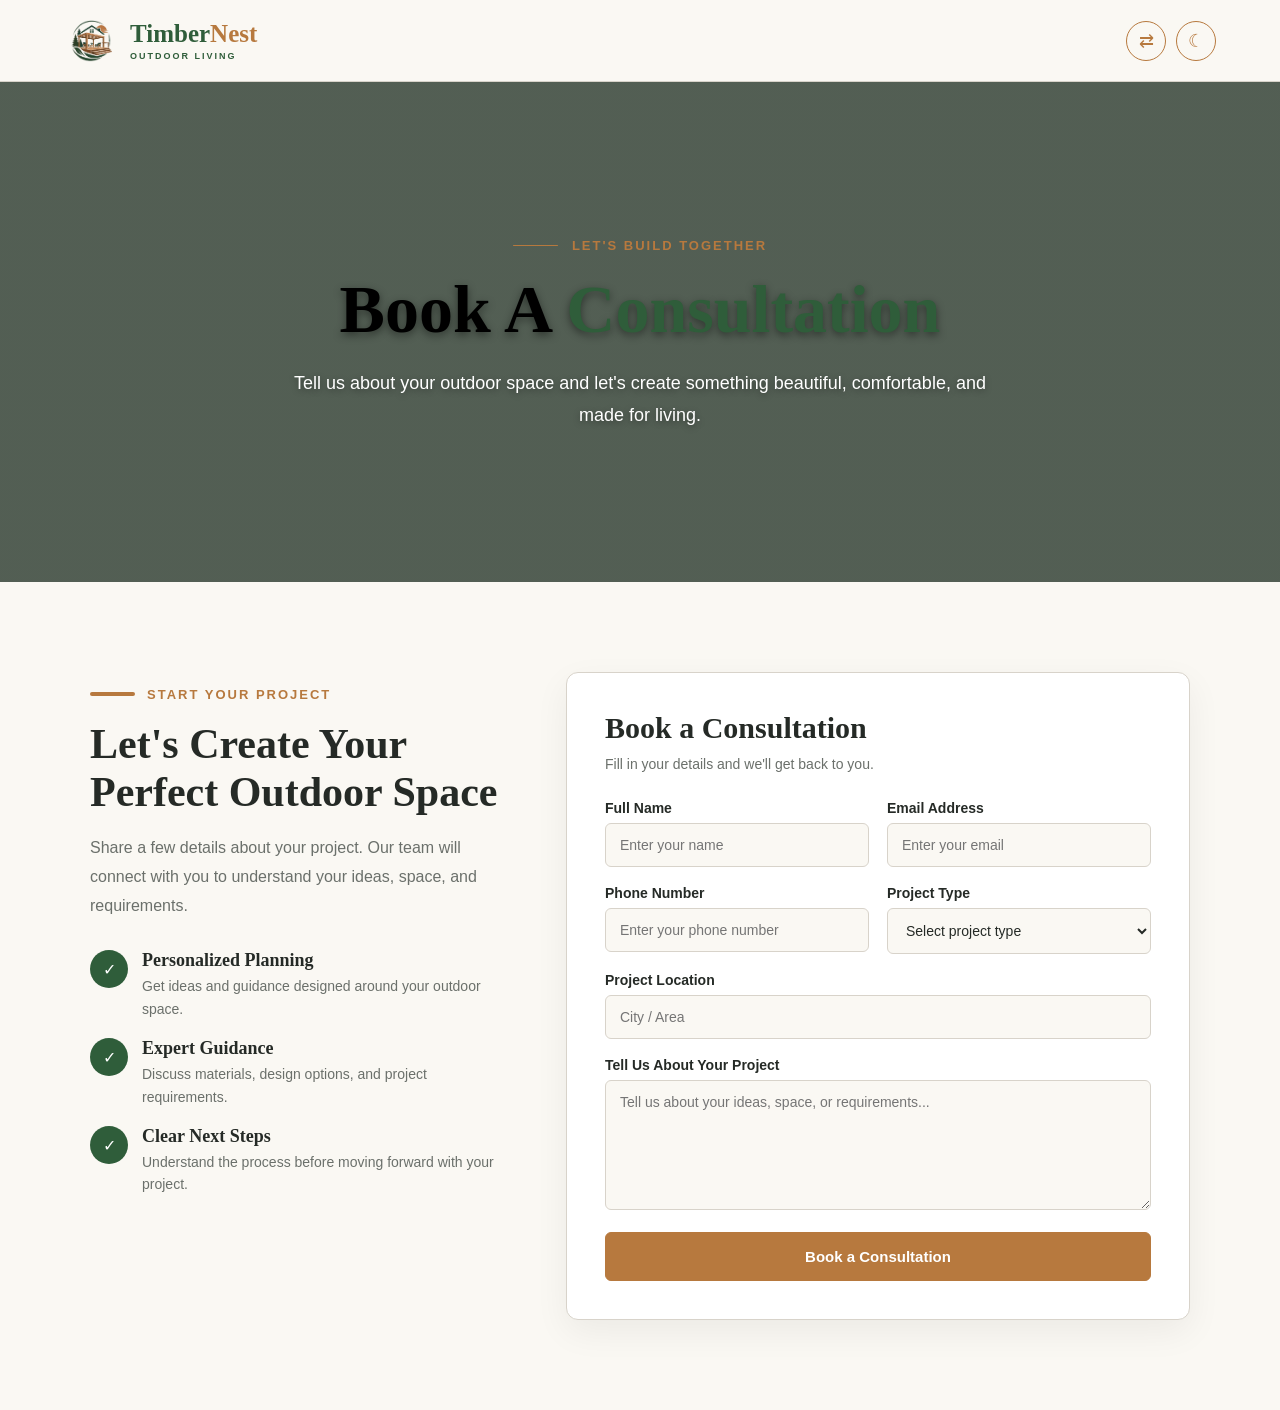
<file: consultation.html>
<!DOCTYPE html>
<html lang="en">
<head>
    <meta charset="UTF-8">
    <meta name="viewport" content="width=device-width, initial-scale=1.0">

    <title>Book a Consultation | TimberNest</title>
    <link rel="icon" type="image/png" href="\faviocn .png.png">


    <!-- Consultation Page CSS -->
    <link rel="stylesheet" href="consultation.css">
</head>

<body>

    <!-- =========================================================
         CONSULTATION HEADER
    ========================================================= -->

    <header class="consultation-header">

        <div class="consultation-header-inner">

            <!-- LOGO -->
            <a href="\index .html" class="consultation-logo" >

                <img src="logo.png" alt="TimberNest Logo">

                <div class="consultation-brand">

                    <strong>
                        <span class="timber">Timber</span><span class="nest">Nest</span>
                    </strong>

                    <small>OUTDOOR LIVING</small>

                </div>

            </a>


            <!-- HEADER ACTIONS -->
            <div class="consultation-actions">

                <!-- RTL BUTTON -->
                <button
                    id="rtlBtn"
                    class="simple-icon-btn"
                    type="button"
                    title="Toggle RTL"
                    aria-label="Toggle RTL">
                    ⇄
                </button>


                <!-- DARK MODE BUTTON -->
                <button
                    id="themeBtn"
                    class="simple-icon-btn"
                    type="button"
                    title="Toggle Dark Mode"
                    aria-label="Toggle Dark Mode">
                    ☾
                </button>

            </div>

        </div>

    </header>



    <!-- =========================================================
         HERO
    ========================================================= -->

    <section class="consultation-hero">

        <div class="consultation-hero-content">

            <div class="consultation-label">
                LET'S BUILD TOGETHER
            </div>
<h1>
    <span class="book-text">Book A</span>
    <span class="consultation-text">Consultation</span>
</h1>
           
            <p>
                Tell us about your outdoor space and let's create
                something beautiful, comfortable, and made for living.
            </p>

        </div>

    </section>



    <!-- =========================================================
         CONSULTATION SECTION
    ========================================================= -->

    <section
        class="consultation-section"
        id="consultation-form">

        <div class="consultation-container">


            <!-- =================================================
                 LEFT CONTENT
            ================================================= -->

            <div class="consultation-info">

                <div class="section-label">
                    START YOUR PROJECT
                </div>

                <h2>
                    Let's Create Your Perfect Outdoor Space
                </h2>

                <p>
                    Share a few details about your project.
                    Our team will connect with you to understand
                    your ideas, space, and requirements.
                </p>


                <!-- BENEFITS -->

                <div class="consultation-benefits">


                    <!-- BENEFIT 1 -->

                    <div class="consultation-benefit">

                        <div class="benefit-icon">
                            ✓
                        </div>

                        <div>

                            <h3>
                                Personalized Planning
                            </h3>

                            <p>
                                Get ideas and guidance designed
                                around your outdoor space.
                            </p>

                        </div>

                    </div>


                    <!-- BENEFIT 2 -->

                    <div class="consultation-benefit">

                        <div class="benefit-icon">
                            ✓
                        </div>

                        <div>

                            <h3>
                                Expert Guidance
                            </h3>

                            <p>
                                Discuss materials, design options,
                                and project requirements.
                            </p>

                        </div>

                    </div>


                    <!-- BENEFIT 3 -->

                    <div class="consultation-benefit">

                        <div class="benefit-icon">
                            ✓
                        </div>

                        <div>

                            <h3>
                                Clear Next Steps
                            </h3>

                            <p>
                                Understand the process before
                                moving forward with your project.
                            </p>

                        </div>

                    </div>

                </div>

            </div>



            <!-- =================================================
                 CONSULTATION FORM
            ================================================= -->

            <div class="consultation-form-box">

                <h2>
                    Book a Consultation
                </h2>

                <p>
                    Fill in your details and we'll get back to you.
                </p>


                <form
                    class="consultation-form"
                    id="consultationForm">


                    <!-- NAME + EMAIL -->

                    <div class="form-row">

                        <div class="form-group">

                            <label for="name">
                                Full Name
                            </label>

                            <input
                                type="text"
                                id="name"
                                name="name"
                                placeholder="Enter your name"
                                required>

                        </div>


                        <div class="form-group">

                            <label for="email">
                                Email Address
                            </label>

                            <input
                                type="email"
                                id="email"
                                name="email"
                                placeholder="Enter your email"
                                required>

                        </div>

                    </div>



                    <!-- PHONE + PROJECT TYPE -->

                    <div class="form-row">

                        <div class="form-group">

                            <label for="phone">
                                Phone Number
                            </label>

                            <input
                                type="tel"
                                id="phone"
                                name="phone"
                                placeholder="Enter your phone number"
                                required>

                        </div>


                        <div class="form-group">

                            <label for="project">
                                Project Type
                            </label>

                            <select
                                id="project"
                                name="project"
                                required>

                                <option value="">
                                    Select project type
                                </option>

                                <option value="decking-patios">
                                    Decking & Patios
                                </option>

                                <option value="pergolas-shade">
                                    Pergolas & Shade
                                </option>

                                <option value="garden-living">
                                    Garden Living
                                </option>

                                <option value="outdoor-furniture">
                                    Outdoor Furniture
                                </option>

                                <option value="other">
                                    Other
                                </option>

                            </select>

                        </div>

                    </div>



                    <!-- LOCATION -->

                    <div class="form-group">

                        <label for="location">
                            Project Location
                        </label>

                        <input
                            type="text"
                            id="location"
                            name="location"
                            placeholder="City / Area">

                    </div>



                    <!-- MESSAGE -->

                    <div class="form-group">

                        <label for="message">
                            Tell Us About Your Project
                        </label>

                        <textarea
                            id="message"
                            name="message"
                            placeholder="Tell us about your ideas, space, or requirements..."></textarea>

                    </div>



                    <!-- SUBMIT BUTTON -->

                    <button
                        type="submit"
                        class="consultation-submit">

                        Book a Consultation

                    </button>

                </form>

            </div>

        </div>

    </section>



    <!-- =========================================================
         JAVASCRIPT
    ========================================================= -->

    <script>

        /* =====================================================
           DARK MODE
        ===================================================== */

        const themeBtn = document.getElementById("themeBtn");

        themeBtn.addEventListener("click", function () {

            document.body.classList.toggle("dark-mode");

            if (document.body.classList.contains("dark-mode")) {

                themeBtn.textContent = "☀";
                themeBtn.setAttribute(
                    "title",
                    "Switch to Light Mode"
                );

            } else {

                themeBtn.textContent = "☾";
                themeBtn.setAttribute(
                    "title",
                    "Switch to Dark Mode"
                );

            }

        });



        /* =====================================================
           RTL
        ===================================================== */

        const rtlBtn = document.getElementById("rtlBtn");

        rtlBtn.addEventListener("click", function () {

            const html = document.documentElement;

            if (html.getAttribute("dir") === "rtl") {

                html.setAttribute("dir", "ltr");

            } else {

                html.setAttribute("dir", "rtl");

            }

        });



        /* =====================================================
           CONSULTATION FORM
        ===================================================== */

        const consultationForm =
            document.getElementById("consultationForm");

        consultationForm.addEventListener(
            "submit",
            function (event) {

                event.preventDefault();

                alert(
                    "Thank you! Your consultation request has been submitted."
                );

                consultationForm.reset();

            }
        );

    </script>

</body>
</html>
</file>
<file: consultation.css>
/* =========================================================
   TIMBERNEST | BOOK A CONSULTATION
   COMPLETE PAGE CSS
========================================================= */


/* =========================================================
   ROOT COLORS
========================================================= */

:root {
    --background: #FAF8F3;
    --surface: #FFFFFF;
    --surface-soft: #F4F1EA;

    --text: #252A26;
    --muted: #6B706B;

    --border: #D8D3CA;

    --primary: #2F5D3A;
    --primary-dark: #21462C;

    --gold: #B7793E;
    --gold-dark: #945D2D;

    --dark-background: #171B18;
    --dark-surface: #202620;
    --dark-card: #252C26;
    --dark-border: #3A423B;
    --dark-text: #F4F2EC;
    --dark-muted: #B9BDB8;
}


/* =========================================================
   RESET
========================================================= */

* {
    box-sizing: border-box;
    margin: 0;
    padding: 0;
}

html {
    scroll-behavior: smooth;
}

body {
    font-family: Arial, Helvetica, sans-serif;
    background: var(--background);
    color: var(--text);
    transition: background 0.3s ease, color 0.3s ease;
}


/* =========================================================
   HEADER
========================================================= */

.consultation-header {
    height: 82px;

    background: var(--background);

    border-bottom: 1px solid var(--border);

    position: sticky;
    top: 0;

    z-index: 1000;

    transition: 0.3s ease;
}

.consultation-header-inner {
    width: 100%;
    max-width: 1200px;

    height: 100%;

    margin: 0 auto;
    padding: 0 24px;

    display: flex;
    align-items: center;
    justify-content: space-between;
}


/* =========================================================
   LOGO
========================================================= */

.consultation-logo {
    display: flex;
    align-items: center;

    gap: 12px;

    text-decoration: none;
}

.consultation-logo img {
    width: 54px;
    height: 54px;

    object-fit: contain;

    display: block;
}

.consultation-brand {
    line-height: 1;
}

.consultation-brand strong {
    font-family: Georgia, "Times New Roman", serif;

    font-size: 25px;
    font-weight: 700;
}


/* TIMBER = DARK GREEN
   NEST = WOOD
   SAME IN LIGHT + DARK MODE
*/

.consultation-brand .timber,
body.dark-mode .consultation-brand .timber {
    color: #2F5D3A !important;
}

.consultation-brand .nest,
body.dark-mode .consultation-brand .nest {
    color: #B7793E !important;
}


/* LOGO TAGLINE */

.consultation-brand small {
    display: block;

    margin-top: 6px;

    color: #2F5D3A;

    font-size: 9px;
    font-weight: 700;

    letter-spacing: 2px;

    transition: color 0.3s ease;
}


/* DARK MODE LOGO TAGLINE = WHITE */

body.dark-mode .consultation-brand small {
    color: #FFFFFF;
}


/* =========================================================
   HEADER ACTIONS
   RTL + DARK MODE ONLY
========================================================= */

.consultation-actions {
    display: flex;

    align-items: center;

    justify-content: flex-end;

    gap: 10px;
}


/* =========================================================
   RTL + DARK MODE BUTTONS
   GOLD CIRCULAR BORDER
========================================================= */

.simple-icon-btn {
    width: 40px;
    height: 40px;

    display: flex;
    align-items: center;
    justify-content: center;

    padding: 0;

    background: transparent;

    color: #B7793E;

    border: 1px solid #B7793E;

    border-radius: 50%;

    font-size: 18px;
    line-height: 1;

    cursor: pointer;

    transition: all 0.3s ease;
}

.simple-icon-btn:hover {
    background: #B7793E;

    color: #FFFFFF;

    border-color: #B7793E;
}


/* =========================================================
   HERO
========================================================= */

.consultation-hero {
    min-height: 500px;

    position: relative;

    display: flex;
    align-items: center;
    justify-content: center;

    text-align: center;

    padding: 100px 24px;

    /* HERO IMAGE UNCHANGED */

    background:
        linear-gradient(
            rgba(18, 35, 22, 0.72),
            rgba(18, 35, 22, 0.72)
        ),
        url("https://images.unsplash.com/photo-1600585154340-be6161a56a0c?auto=format&fit=crop&w=2000&q=90")
        center / cover no-repeat;
}

.consultation-hero-content {
    width: 100%;

    max-width: 850px;

    margin: 0 auto;
}


/* =========================================================
   HERO TAGLINE
   THIN LINE BEFORE TEXT
========================================================= */

.consultation-label {
    display: inline-flex;

    align-items: center;

    gap: 14px;

    margin-bottom: 20px;

    color: #B7793E;

    font-size: 13px;

    font-weight: 800;

    letter-spacing: 2px;

    text-transform: uppercase;
}


/* THIN LINE BEFORE TAGLINE */

.consultation-label::before {
    content: "";

    width: 45px;
    height: 1px;

    background: #B7793E;

    border-radius: 1px;
}


/* =========================================================
   HERO HEADING
========================================================= */

.consultation-hero h1 {
    margin: 0 0 20px;

    font-family: Georgia, "Times New Roman", serif;

    font-size: clamp(42px, 6vw, 68px);

    line-height: 1.08;

    text-shadow:
        0 3px 8px rgba(0, 0, 0, 0.45);
}


/* BOOK A = BLACK */

.consultation-hero h1 .book-text {
    color: #000000;
}


/* CONSULTATION = DARK GREEN */

.consultation-hero h1 .consultation-text {
    color: #2F5D3A;
}


/* =========================================================
   HERO PARAGRAPH
========================================================= */

.consultation-hero p {
    max-width: 700px;

    margin: 0 auto;

    color: #FFFFFF;

    font-size: 18px;

    line-height: 1.8;

    text-shadow:
        0 2px 6px rgba(0, 0, 0, 0.35);
}


/* =========================================================
   CONSULTATION SECTION
========================================================= */

.consultation-section {
    padding: 90px 24px;

    background: var(--background);
}

.consultation-container {
    width: 100%;

    max-width: 1100px;

    margin: 0 auto;

    display: grid;

    grid-template-columns: 0.8fr 1.2fr;

    gap: 60px;

    align-items: start;
}


/* =========================================================
   LEFT CONTENT
========================================================= */

.consultation-info {
    padding-top: 10px;
}

.section-label {
    display: inline-flex;

    align-items: center;

    gap: 12px;

    margin-bottom: 18px;

    color: #B7793E;

    font-size: 13px;

    font-weight: 800;

    letter-spacing: 2px;

    text-transform: uppercase;
}

.section-label::before {
    content: "";

    width: 45px;
    height: 4px;

    background: #B7793E;

    border-radius: 2px;
}

.consultation-info h2 {
    margin-bottom: 18px;

    color: var(--text);

    font-family: Georgia, "Times New Roman", serif;

    font-size: 42px;

    line-height: 1.15;
}

.consultation-info > p {
    margin-bottom: 30px;

    color: var(--muted);

    font-size: 16px;

    line-height: 1.8;
}


/* =========================================================
   BENEFITS
========================================================= */

.consultation-benefits {
    display: flex;

    flex-direction: column;

    gap: 18px;
}

.consultation-benefit {
    display: flex;

    align-items: flex-start;

    gap: 14px;
}

.benefit-icon {
    width: 38px;
    height: 38px;

    flex-shrink: 0;

    display: flex;

    align-items: center;
    justify-content: center;

    background: #2F5D3A;

    color: #FFFFFF;

    border-radius: 50%;

    font-size: 16px;
}

.consultation-benefit h3 {
    margin-bottom: 4px;

    color: var(--text);

    font-family: Georgia, "Times New Roman", serif;

    font-size: 18px;
}

.consultation-benefit p {
    color: var(--muted);

    font-size: 14px;

    line-height: 1.6;
}


/* =========================================================
   FORM BOX
========================================================= */

.consultation-form-box {
    padding: 38px;

    background: var(--surface);

    border: 1px solid var(--border);

    border-radius: 12px;

    box-shadow:
        0 12px 35px rgba(0, 0, 0, 0.06);
}

.consultation-form-box h2 {
    margin-bottom: 8px;

    color: var(--text);

    font-family: Georgia, "Times New Roman", serif;

    font-size: 30px;
}

.consultation-form-box > p {
    margin-bottom: 25px;

    color: var(--muted);

    font-size: 14px;

    line-height: 1.6;
}


/* =========================================================
   FORM
========================================================= */

.consultation-form {
    display: flex;

    flex-direction: column;

    gap: 18px;
}

.form-row {
    display: grid;

    grid-template-columns: repeat(2, 1fr);

    gap: 18px;
}

.form-group {
    display: flex;

    flex-direction: column;
}

.form-group label {
    margin-bottom: 7px;

    color: var(--text);

    font-size: 14px;

    font-weight: 700;
}

.form-group input,
.form-group select,
.form-group textarea {
    width: 100%;

    padding: 13px 14px;

    background: var(--background);

    color: var(--text);

    border: 1px solid var(--border);

    border-radius: 6px;

    outline: none;

    font-family: inherit;

    font-size: 14px;

    transition: border-color 0.3s ease;
}

.form-group textarea {
    min-height: 130px;

    resize: vertical;
}

.form-group input:focus,
.form-group select:focus,
.form-group textarea:focus {
    border-color: #B7793E;
}


/* =========================================================
   SUBMIT BUTTON
========================================================= */

.consultation-submit {
    width: 100%;

    padding: 15px 20px;

    margin-top: 4px;

    background: #B7793E;

    color: #FFFFFF;

    border: 1px solid #B7793E;

    border-radius: 6px;

    font-size: 15px;

    font-weight: 700;

    cursor: pointer;

    transition: all 0.3s ease;
}

.consultation-submit:hover {
    background: #945D2D;

    border-color: #945D2D;
}


/* =========================================================
   DARK MODE
========================================================= */

body.dark-mode {
    background: var(--dark-background);

    color: var(--dark-text);
}

body.dark-mode .consultation-header {
    background: var(--dark-background);

    border-color: var(--dark-border);
}


/* =========================================================
   LOGO COLORS STAY THE SAME
========================================================= */

body.dark-mode .consultation-brand .timber {
    color: #2F5D3A !important;
}

body.dark-mode .consultation-brand .nest {
    color: #B7793E !important;
}


/* DARK MODE LOGO TAGLINE */

body.dark-mode .consultation-brand small {
    color: #FFFFFF;
}


/* =========================================================
   DARK MODE ICON BUTTONS
========================================================= */

body.dark-mode .simple-icon-btn {
    background: transparent;

    color: #B7793E;

    border-color: #B7793E;
}

body.dark-mode .simple-icon-btn:hover {
    background: #B7793E;

    color: #FFFFFF;

    border-color: #B7793E;
}


/* =========================================================
   DARK MODE HERO TEXT
========================================================= */

/* BOOK A → WHITE */

body.dark-mode .consultation-hero h1 .book-text {
    color: #FFFFFF;
}


/* CONSULTATION → LIGHT GREEN */

body.dark-mode .consultation-hero h1 .consultation-text {
    color: #8FB59A;
}


/* HERO PARAGRAPH */

body.dark-mode .consultation-hero p {
    color: #FFFFFF;
}


/* =========================================================
   DARK MODE SECTION
========================================================= */

body.dark-mode .consultation-section {
    background: var(--dark-background);
}


/* =========================================================
   DARK MODE TEXT
========================================================= */

body.dark-mode .consultation-info h2,
body.dark-mode .consultation-benefit h3,
body.dark-mode .consultation-form-box h2,
body.dark-mode .form-group label {
    color: var(--dark-text);
}

body.dark-mode .consultation-info > p,
body.dark-mode .consultation-benefit p,
body.dark-mode .consultation-form-box > p {
    color: var(--dark-muted);
}


/* =========================================================
   DARK MODE FORM CARD
========================================================= */

body.dark-mode .consultation-form-box {
    background: var(--dark-card);

    border-color: var(--dark-border);

    box-shadow: none;
}


/* =========================================================
   DARK MODE FORM INPUTS
========================================================= */

body.dark-mode .form-group input,
body.dark-mode .form-group select,
body.dark-mode .form-group textarea {
    background: var(--dark-surface);

    color: var(--dark-text);

    border-color: var(--dark-border);
}

body.dark-mode .form-group input::placeholder,
body.dark-mode .form-group textarea::placeholder {
    color: var(--dark-muted);
}


/* =========================================================
   RTL
========================================================= */

html[dir="rtl"] .consultation-header-inner {
    direction: rtl;
}

html[dir="rtl"] .consultation-logo {
    direction: rtl;
}

html[dir="rtl"] .consultation-actions {
    direction: rtl;

    justify-content: flex-end;
}

html[dir="rtl"] .consultation-container {
    direction: rtl;
}

html[dir="rtl"] .consultation-label,
html[dir="rtl"] .section-label {
    flex-direction: row-reverse;
}

html[dir="rtl"] .consultation-benefit {
    flex-direction: row-reverse;

    text-align: right;
}


/* =========================================================
   TABLET
========================================================= */

@media (max-width: 900px) {

    .consultation-container {
        grid-template-columns: 1fr;

        gap: 45px;
    }

}


/* =========================================================
   MOBILE
========================================================= */

@media (max-width: 700px) {

    .consultation-header {
        height: auto;
    }

    .consultation-header-inner {
        min-height: 82px;

        padding: 12px 18px;

        display: flex;

        flex-wrap: nowrap;

        gap: 15px;
    }

    .consultation-logo {
        width: auto;

        flex: 1;
    }

    .consultation-actions {
        width: auto;

        flex-shrink: 0;

        justify-content: flex-end;
    }

    .consultation-hero {
        min-height: 460px;

        padding: 80px 20px;
    }

    .consultation-hero h1 {
        font-size: 42px;
    }

    .consultation-hero p {
        font-size: 16px;
    }

    .consultation-section {
        padding: 70px 18px;
    }

    .consultation-info h2 {
        font-size: 34px;
    }

    .consultation-form-box {
        padding: 25px 20px;
    }

    .form-row {
        grid-template-columns: 1fr;
    }

}


/* =========================================================
   SMALL MOBILE
========================================================= */

@media (max-width: 480px) {

    .consultation-header-inner {
        padding: 12px 14px;

        gap: 10px;
    }

    .consultation-logo {
        gap: 8px;
    }

    .consultation-logo img {
        width: 48px;
        height: 48px;
    }

    .consultation-brand strong {
        font-size: 21px;
    }

    .consultation-brand small {
        font-size: 7px;

        letter-spacing: 1.5px;
    }

    .consultation-actions {
        gap: 7px;
    }

    .simple-icon-btn {
        width: 38px;
        height: 38px;

        font-size: 17px;
    }

    .consultation-hero h1 {
        font-size: 36px;
    }

    .consultation-form-box {
        padding: 22px 16px;
    }

}


/* =========================================================
   MOBILE - MAKE LOGO CLICKABLE
========================================================= */

@media (max-width: 768px) {

    .consultation-header-inner {
        display: flex;
        align-items: center;
        justify-content: space-between;
        width: 100%;
    }

    .consultation-logo {
        display: flex !important;
        align-items: center;
        text-decoration: none;
        cursor: pointer;
        position: relative;
        z-index: 10;
        pointer-events: auto !important;
    }

    .consultation-logo img {
        pointer-events: none;
    }

    .consultation-brand {
        pointer-events: none;
    }

    .consultation-actions {
        position: relative;
        z-index: 5;
        flex-shrink: 0;
    }
}
</file>
